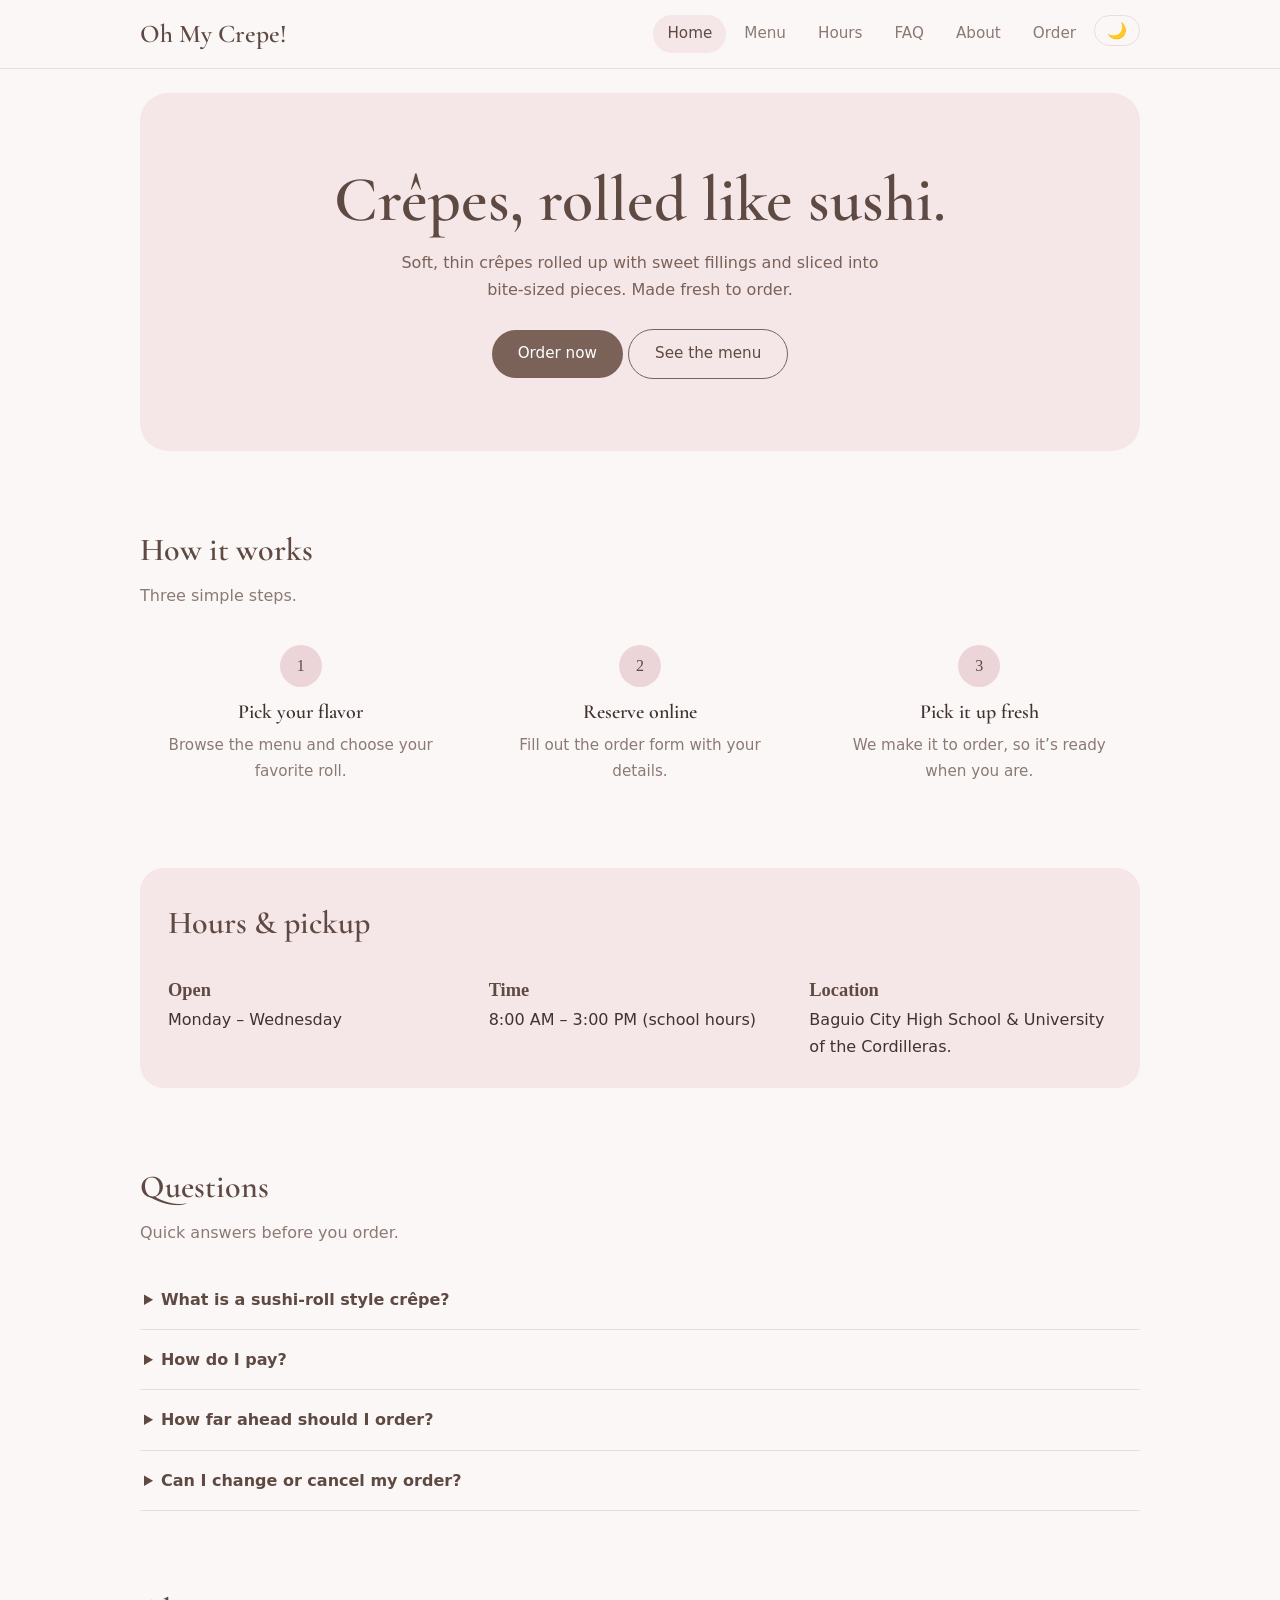
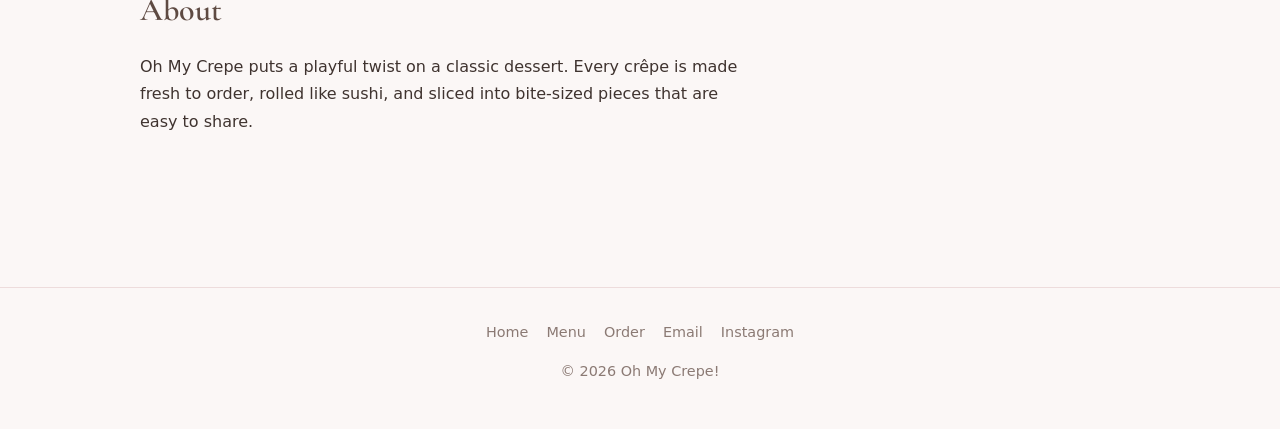
<file: index.html>
<!DOCTYPE html><html lang="en"><head><meta charset="utf-8"><meta name="viewport" content="width=device-width, initial-scale=1"><meta name="description" content="Sushi-roll style crêpes, made fresh to order."><title>Oh My Crepe! | Sushi-Roll Style Crêpes</title><link rel="preconnect" href="https://fonts.googleapis.com"><link rel="preconnect" href="https://fonts.gstatic.com" crossorigin><link href="https://fonts.googleapis.com/css2?family=Cormorant+Garamond:wght@500;600&display=swap" rel="stylesheet"><link rel="stylesheet" href="css/style.css"></head><body data-page="home">
    <a class="skip" href="#main">Skip to content</a>
    <header><div class="bar"><a class="brand" href="index.html">Oh My Crepe!</a>
        <button class="menu-btn" id="menuBtn" aria-label="Menu">☰</button>
        <nav id="nav"><ul>
            <li><a href="index.html" class="active">Home</a></li><li><a href="menu.html" >Menu</a></li>
            <li><a href="index.html#info">Hours</a></li><li><a href="index.html#faq">FAQ</a></li><li><a href="index.html#about">About</a></li>
            <li><a href="order.html">Order</a></li>
            <li><button class="theme-btn" id="themeBtn" aria-label="Toggle dark mode">🌙</button></li>
        </ul>
    </nav></div></header>
    <main id="main">
        <div class="hero"><h1>Crêpes, rolled like sushi.</h1><p>Soft, thin crêpes rolled up with sweet fillings and sliced into bite-sized pieces. Made fresh to order.</p>
            <a class="btn" href="order.html" data-order>Order now</a> <a class="btn alt" href="menu.html">See the menu</a></div>
            <section><h2>How it works</h2><p class="sub">Three simple steps.</p><div class="grid">
                <div class="step"><span>1</span><h3>Pick your flavor</h3><p>Browse the menu and choose your favorite roll.</p></div>
                <div class="step"><span>2</span><h3>Reserve online</h3><p>Fill out the order form with your details.</p></div>
                <div class="step"><span>3</span><h3>Pick it up fresh</h3><p>We make it to order, so it’s ready when you are.</p></div></div></section>
                <section id="info"><div class="info"><h2>Hours &amp; pickup</h2><p class="sub"></p><div class="grid">
                    <div><b>Open</b>Monday – Wednesday</div><div><b>Time</b>8:00 AM – 3:00 PM (school hours)</div><div><b>Location</b>Baguio City High School & University of the Cordilleras.</div></div></div></section>
                    <section id="faq"><h2>Questions</h2><p class="sub">Quick answers before you order.</p>
                        <details><summary>What is a sushi-roll style crêpe?</summary><p>A thin crêpe rolled tightly with filling, then sliced into neat bite-sized pieces, like a sushi roll. No fish involved.</p></details>
                        <details><summary>How do I pay?</summary><p>GCash, Maya, cash on pickup, etc.</p></details>
                        <details><summary>How far ahead should I order?</summary><p>Order the day before.</p></details>
                        <details><summary>Can I change or cancel my order?</summary><p>Unfortunately, we do not consider cancellations.</p></details></section>
                        <section id="about"><h2>About</h2><p class="about">Oh My Crepe puts a playful twist on a classic dessert. Every crêpe is made fresh to order, rolled like sushi, and sliced into bite-sized pieces that are easy to share.</p></section>
                    </main>
                    <footer><ul><li><a href="index.html">Home</a></li><li><a href="menu.html">Menu</a></li><li><a href="order.html">Order</a></li><li><a href="meetkyle0904@gmail.com">Email</a></li><li><a href="https://instagram.com/ohmycrepe.co">Instagram</a></li></ul><p>© 2026 Oh My Crepe!</p></footer>
                    <div class="modal" id="closedModal"><div><h2>We’re taking a break</h2><p>Orders are closed right now. We’ll be back on <b id="reopen"></b>.</p><button class="btn" id="closeModal">Okay</button></div></div>
                    <script src="js/script.js"></script></body></html>
</file>
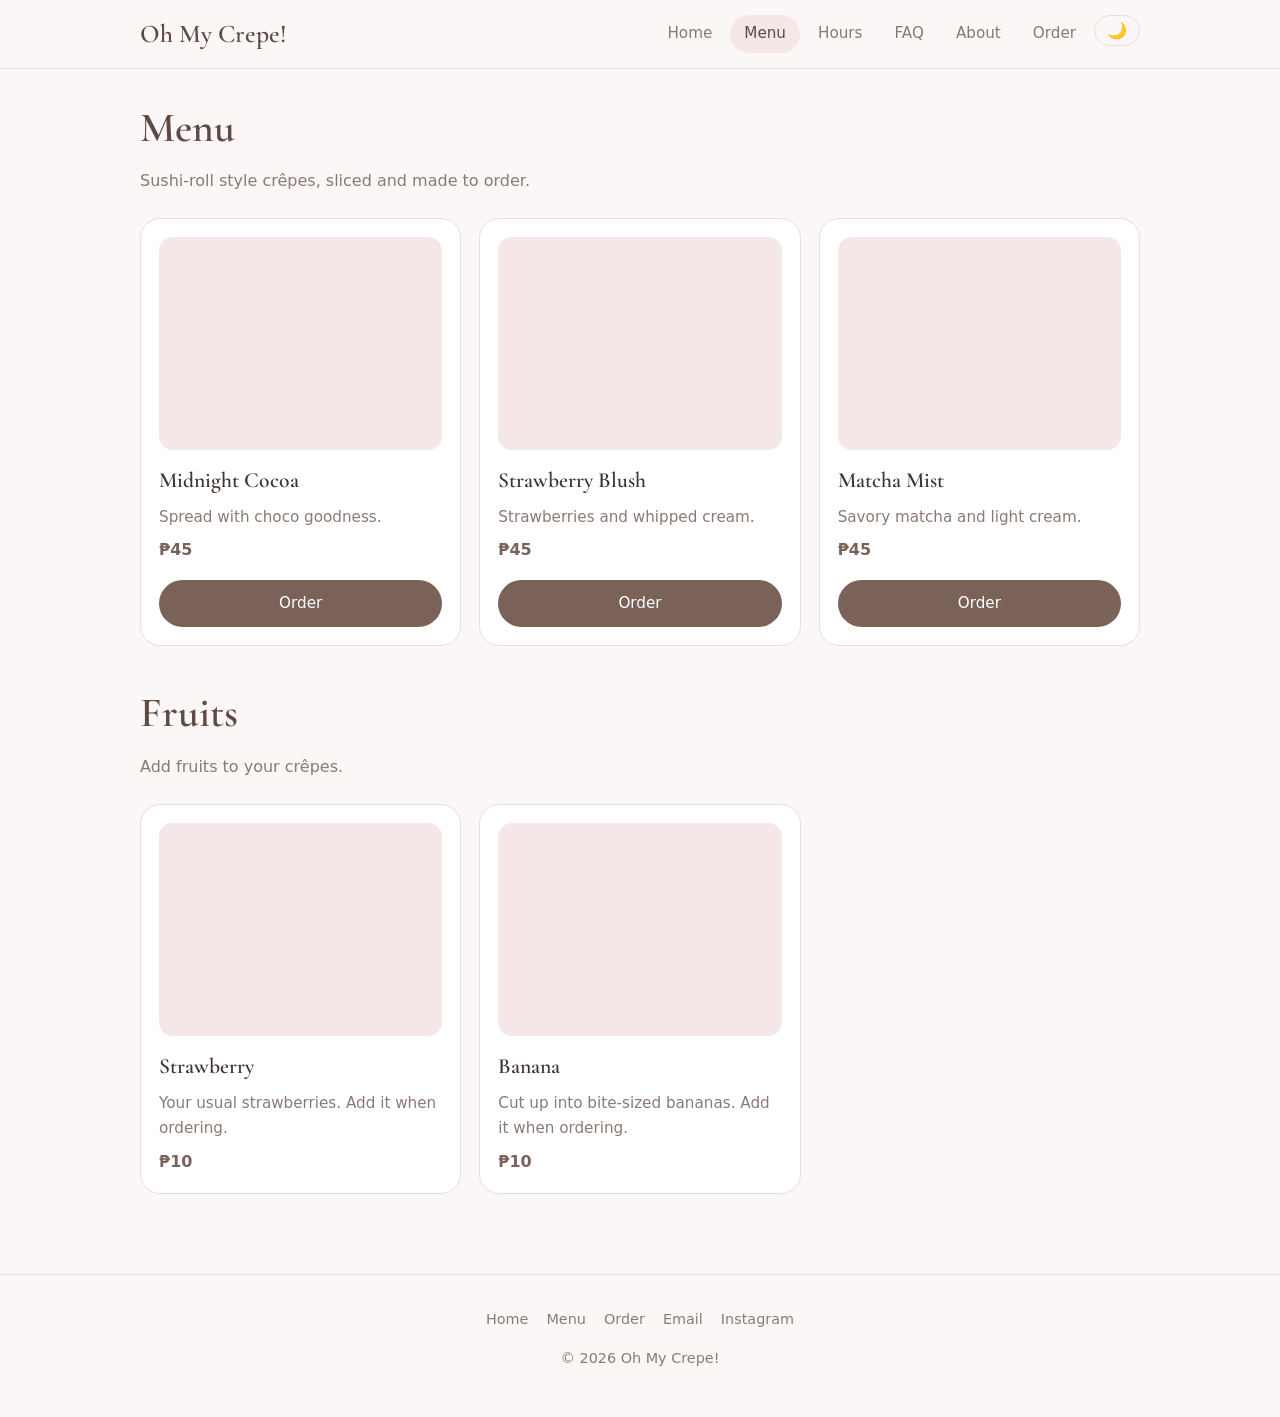
<file: menu.html>
<!DOCTYPE html><html lang="en"><head><meta charset="utf-8"><meta name="viewport" content="width=device-width, initial-scale=1"><meta name="description" content="Crêpe menu"><title>Menu | Oh My Crepe!</title><link rel="preconnect" href="https://fonts.googleapis.com"><link rel="preconnect" href="https://fonts.gstatic.com" crossorigin><link href="https://fonts.googleapis.com/css2?family=Cormorant+Garamond:wght@500;600&display=swap" rel="stylesheet"><link rel="stylesheet" href="css/style.css"></head><body data-page="menu">
    <a class="skip" href="#main">Skip to content</a>
    <header><div class="bar"><a class="brand" href="index.html">Oh My Crepe!</a>
        <button class="menu-btn" id="menuBtn" aria-label="Menu">☰</button>
        <nav id="nav"><ul>
            <li><a href="index.html" >Home</a></li><li><a href="menu.html" class="active">Menu</a></li>
            <li><a href="index.html#info">Hours</a></li><li><a href="index.html#faq">FAQ</a></li><li><a href="index.html#about">About</a></li>
            <li><a href="order.html" >Order</a></li>
            <li><button class="theme-btn" id="themeBtn" aria-label="Toggle dark mode">🌙</button></li>
        </ul></nav></div></header>
        <main id="main"><h1 style="font-size:2.6rem;color:var(--brown2)">Menu</h1><p class="sub">Sushi-roll style crêpes, sliced and made to order.</p><div class="grid">
            <div class="card"><div class="pic"></div><h3>Midnight Cocoa</h3><p>Spread with choco goodness.</p><span class="price">₱45</span><a class="btn" data-order href="order.html?item=Midnight%20Cocoa">Order</a></div>
            <div class="card"><div class="pic"></div><h3>Strawberry Blush</h3><p>Strawberries and whipped cream.</p><span class="price">₱45</span><a class="btn" data-order href="order.html?item=Strawberry%20Blush">Order</a></div>
            <div class="card"><div class="pic"></div><h3>Matcha Mist</h3><p>Savory matcha and light cream.</p><span class="price">₱45</span><a class="btn" data-order href="order.html?item=Matcha%20Mist">Order</a></div>
        </main>
        <main id="main"><h1 style="font-size:2.6rem;color:var(--brown2)">Fruits</h1><p class="sub">Add fruits to your crêpes.</p><div class="grid">
            <div class="card"><div class="pic"></div><h3>Strawberry</h3><p>Your usual strawberries. Add it when ordering.</p><span class="price">₱10</span></a></div>
            <div class="card"><div class="pic"></div><h3>Banana</h3><p>Cut up into bite-sized bananas. Add it when ordering.</p><span class="price">₱10</span></a></div>
        </main>
        <footer><ul><li><a href="index.html">Home</a></li><li><a href="menu.html">Menu</a></li><li><a href="order.html">Order</a></li><li><a href="meetkyle0904@gmail.com">Email</a></li><li><a href="https://instagram.com/ohmycrepe.co">Instagram</a></li></ul><p>© 2026 Oh My Crepe!</p></footer>
        <div class="modal" id="closedModal"><div><h2>We’re taking a break</h2><p>Orders are closed right now. We’ll be back on <b id="reopen"></b>.</p><button class="btn" id="closeModal">Okay</button></div></div>
        <script src="js/script.js"></script></body></html>
</file>
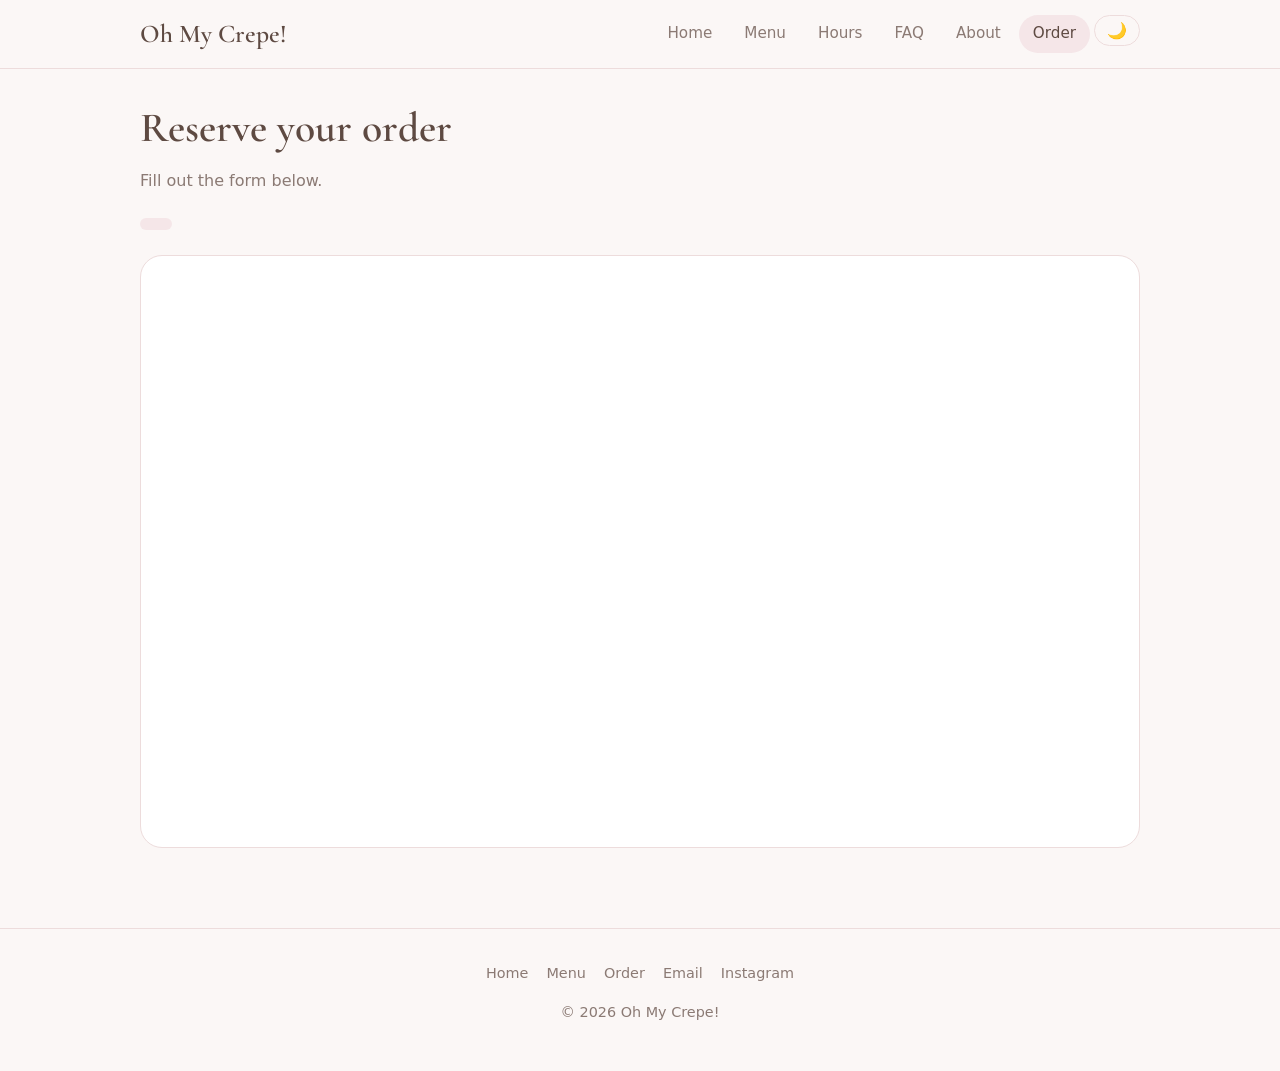
<file: order.html>
<!DOCTYPE html><html lang="en"><head><meta charset="utf-8"><meta name="viewport" content="width=device-width, initial-scale=1"><meta name="description" content="Reserve your crêpes"><title>Order | Oh My Crepe!</title><link rel="preconnect" href="https://fonts.googleapis.com"><link rel="preconnect" href="https://fonts.gstatic.com" crossorigin><link href="https://fonts.googleapis.com/css2?family=Cormorant+Garamond:wght@500;600&display=swap" rel="stylesheet"><link rel="stylesheet" href="css/style.css"></head><body data-page="order">
    <a class="skip" href="#main">Skip to content</a>
    <header><div class="bar"><a class="brand" href="index.html">Oh My Crepe!</a>
        <button class="menu-btn" id="menuBtn" aria-label="Menu">☰</button>
        <nav id="nav"><ul>
            <li><a href="index.html" >Home</a></li><li><a href="menu.html" >Menu</a></li>
            <li><a href="index.html#info">Hours</a></li><li><a href="index.html#faq">FAQ</a></li><li><a href="index.html#about">About</a></li>
            <li><a href="order.html" class="active">Order</a></li>
            <li><button class="theme-btn" id="themeBtn" aria-label="Toggle dark mode">🌙</button></li>
        </ul></nav></div></header>
        <main id="main"><h1 style="font-size:2.6rem;color:var(--brown2)">Reserve your order</h1><p class="sub">Fill out the form below.</p>
            <div class="chosen" id="chosen" hidden></div>
            <div class="form-box" id="jotform-area">
    <iframe
      id="JotFormIFrame-263283519958472"
      title="main order list"
      onload="window.parent.scrollTo(0,0)"
      allowtransparency="true"
      allow="geolocation; microphone; camera; fullscreen; payment"
      src="https://form.jotform.com/263283519958472"
      frameborder="0"
      style="min-width:100%;max-width:100%;height:539px;border:none;"
      scrolling="no"
    >
    </iframe>
    <script src='https://cdn.jotfor.ms/s/umd/latest/for-form-embed-handler.js'></script>
    <script>window.jotformEmbedHandler("iframe[id='JotFormIFrame-263283519958472']", "https://form.jotform.com/")</script>
</div></main>
            <footer><ul><li><a href="index.html">Home</a></li><li><a href="menu.html">Menu</a></li><li><a href="order.html">Order</a></li><li><a href="meetkyle0904@gmail.com">Email</a></li><li><a href="https://instagram.com/ohmycrepe.co">Instagram</a></li></ul><p>© 2026 Oh My Crepe!</p></footer>
            <div class="modal" id="closedModal"><div><h2>We’re taking a break</h2><p>Orders are closed right now. We’ll be back on <b id="reopen"></b>.</p><button class="btn" id="closeModal">Okay</button></div></div>
            <script src="js/script.js"></script></body></html>
</file>
<file: css/style.css>
:root{--bg:#fbf7f6;--blush:#f5e6e8;--blush2:#ecd5d9;--card:#fff;--text:#3f332f;--muted:#8b7a74;--brown:#7a6259;--brown2:#5e4a42;--line:#eddcdc}
*{box-sizing:border-box}html{scroll-behavior:smooth;scroll-padding-top:72px}
body{margin:0;font-family:system-ui,-apple-system,"Segoe UI",sans-serif;background:var(--bg);color:var(--text);line-height:1.7}
h1,h2,h3,.brand{font-family:"Cormorant Garamond",Georgia,serif;font-weight:600;margin:0}
a{color:var(--brown2)}img{max-width:100%}
.skip{position:absolute;left:-999px}.skip:focus{left:8px;top:8px;background:#fff;padding:8px;z-index:99}
header{position:sticky;top:0;z-index:20;background:rgba(251,247,246,.92);backdrop-filter:blur(8px);border-bottom:1px solid var(--line)}
.bar{max-width:1040px;margin:auto;padding:12px 20px;display:flex;align-items:center;justify-content:space-between}
.brand{font-size:1.6rem;text-decoration:none;color:var(--brown2)}
nav ul{display:flex;gap:4px;list-style:none;margin:0;padding:0}
nav a{display:block;padding:6px 14px;border-radius:999px;text-decoration:none;color:var(--muted);font-size:.95rem}
nav a:hover,nav a.active{background:var(--blush);color:var(--brown2)}
.menu-btn{display:none;background:none;border:1px solid var(--line);border-radius:10px;padding:6px 12px;font-size:1.1rem;color:var(--brown2);cursor:pointer}
main{max-width:1040px;margin:auto;padding:24px 20px 8px}
.hero{text-align:center;padding:72px 20px;background:var(--blush);border-radius:28px}
.hero h1{font-size:clamp(2.4rem,7vw,4rem);line-height:1.1;color:var(--brown2)}
.hero p{max-width:480px;margin:14px auto 26px;color:var(--brown)}
.btn{display:inline-block;background:var(--brown);color:#fff;border:0;padding:11px 26px;border-radius:999px;font-size:.95rem;text-decoration:none;cursor:pointer;transition:background .2s}
.btn:hover{background:var(--brown2)}.btn.alt{background:transparent;color:var(--brown2);border:1px solid var(--brown)}.btn.alt:hover{background:var(--blush2)}
section{margin:72px 0}h2{font-size:2rem;color:var(--brown2)}.sub{color:var(--muted);margin:4px 0 24px}
.grid{display:flex;flex-wrap:wrap;gap:18px}
.card{flex:0 1 calc(33.333% - 12px);background:var(--card);border:1px solid var(--line);border-radius:20px;padding:18px;display:flex;flex-direction:column;gap:6px}
.card h3{font-size:1.35rem}.card p{margin:0;color:var(--muted);font-size:.95rem}
.card .btn{margin-top:10px;text-align:center}.price{color:var(--brown);font-weight:600}
.pic{width:100%;aspect-ratio:4/3;object-fit:cover;border-radius:14px;background:var(--blush);display:block;margin-bottom:6px}
.step{flex:1 1 220px;text-align:center;padding:12px}.step span{display:inline-grid;place-items:center;width:42px;height:42px;border-radius:50%;background:var(--blush2);color:var(--brown2);font-family:Georgia,serif;margin-bottom:8px}
.step h3{font-size:1.25rem}.step p{margin:4px 0 0;color:var(--muted);font-size:.95rem}
.info{background:var(--blush);border-radius:24px;padding:28px}.info b{display:block;color:var(--brown2);font-family:Georgia,serif;font-size:1.15rem}.info .grid>div{flex:1 1 220px}
details{border-bottom:1px solid var(--line);padding:16px 4px}summary{cursor:pointer;font-weight:600;color:var(--brown2)}details p{margin:8px 0 0;color:var(--muted)}
.about{max-width:620px}
.form-box{background:var(--card);border:1px solid var(--line);border-radius:22px;padding:22px;min-height:320px}
.chosen{background:var(--blush);color:var(--brown2);display:inline-block;padding:6px 16px;border-radius:999px;margin-bottom:16px;font-size:.95rem}
footer{margin-top:72px;border-top:1px solid var(--line);padding:32px 20px;text-align:center;color:var(--muted);font-size:.9rem}
footer ul{list-style:none;display:flex;flex-wrap:wrap;gap:18px;justify-content:center;padding:0;margin:0 0 12px}footer a{color:var(--muted);text-decoration:none}footer a:hover{color:var(--brown2)}
.modal{position:fixed;inset:0;background:rgba(63,51,47,.5);display:none;align-items:center;justify-content:center;padding:16px;z-index:50}
.modal.show{display:flex}.modal>div{background:var(--bg);border-radius:24px;padding:32px;max-width:400px;text-align:center}.modal h2{font-size:1.7rem}
@media(max-width:960px){.card{flex-basis:calc(50% - 9px)}}
@media(max-width:720px){
.menu-btn{display:block}
nav{position:absolute;top:100%;left:0;right:0;background:var(--bg);border-bottom:1px solid var(--line);display:none}
nav.open{display:block}nav ul{flex-direction:column;padding:10px 20px}
.hero{padding:52px 16px}section{margin:52px 0}
}
/* Dark mode */
[data-theme=dark]{--bg:#241a19;--blush:#3a2a2c;--blush2:#4d393c;--card:#2f2222;--text:#f3e6e4;--muted:#bfa8a3;--brown:#c99aa2;--brown2:#f0cfd4;--line:#4a3739}
[data-theme=dark] header{background:rgba(36,26,25,.92)}
[data-theme=dark] .btn:not(.alt){color:#2a1c1c}
[data-theme=dark] .modal{background:rgba(0,0,0,.65)}
.theme-btn{background:none;border:1px solid var(--line);border-radius:999px;padding:5px 12px;font-size:1rem;cursor:pointer;color:var(--brown2)}
.theme-btn:hover{background:var(--blush)}
</file>
